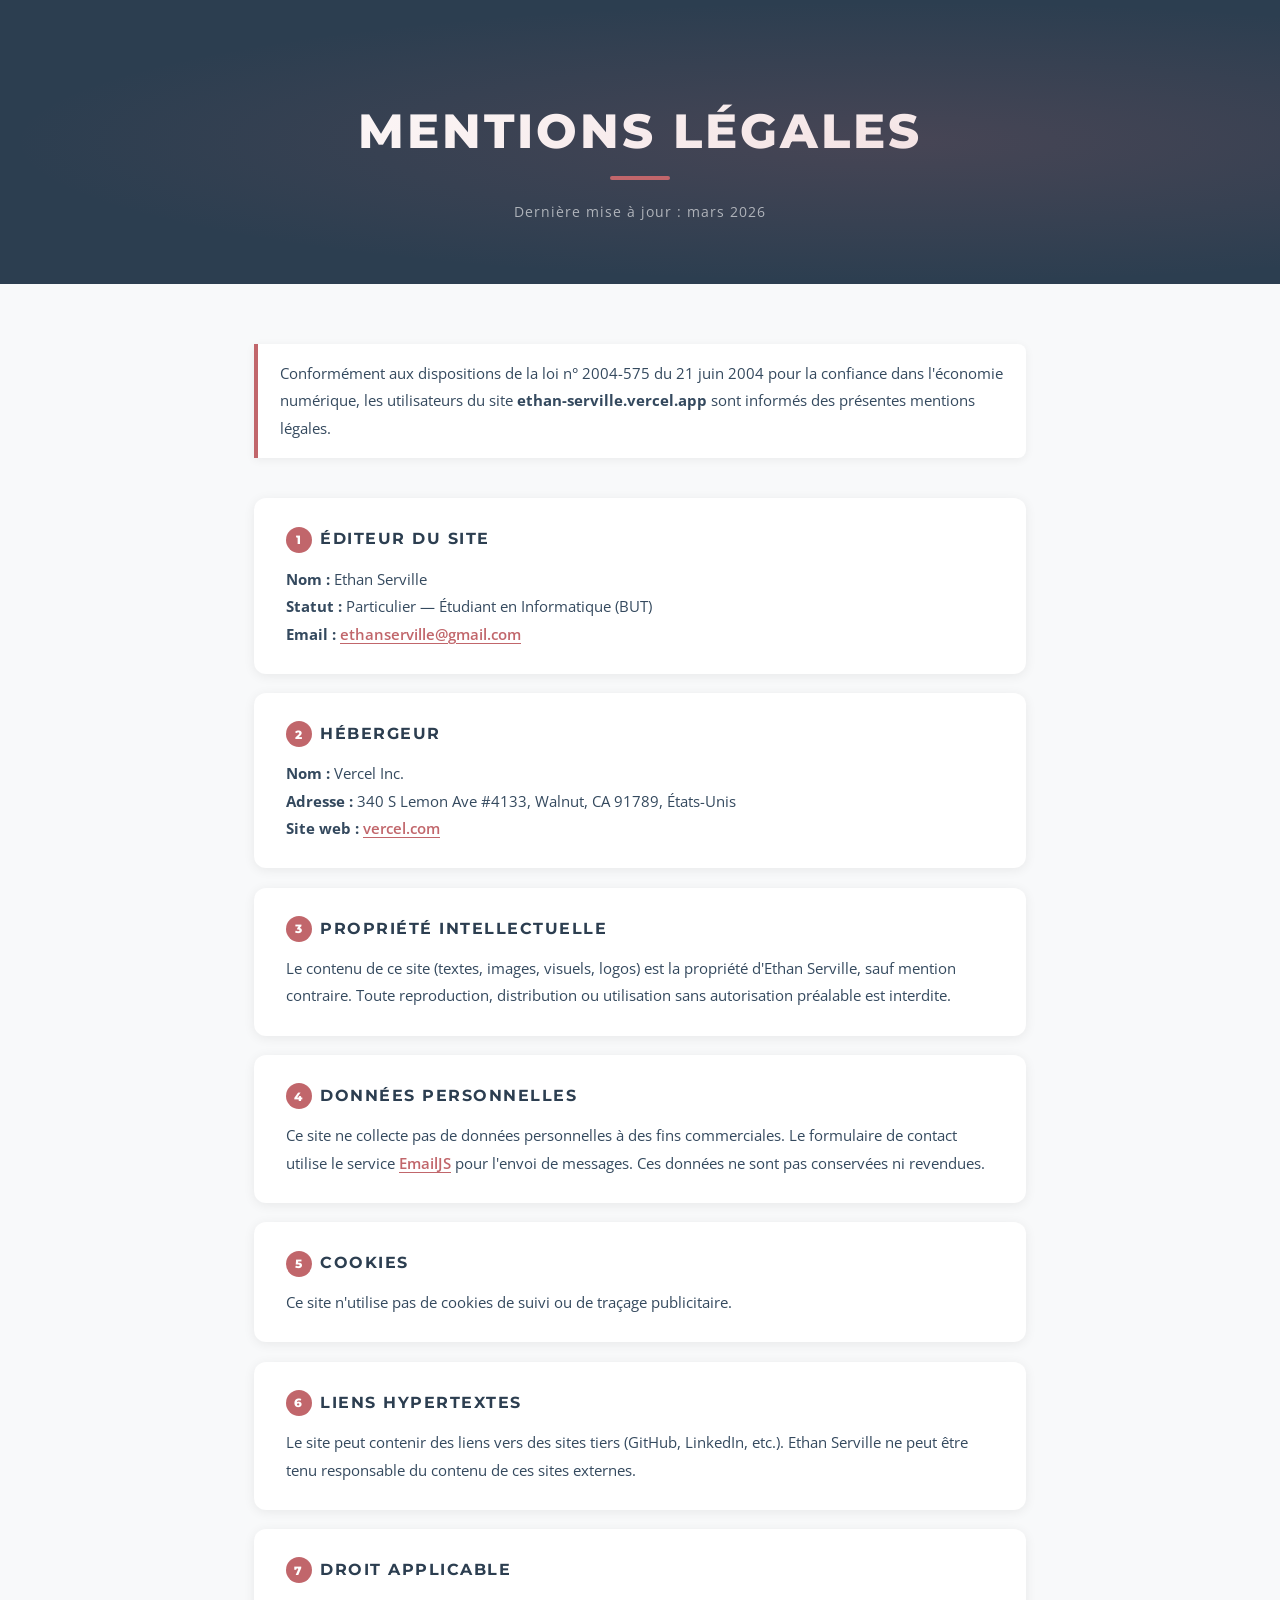
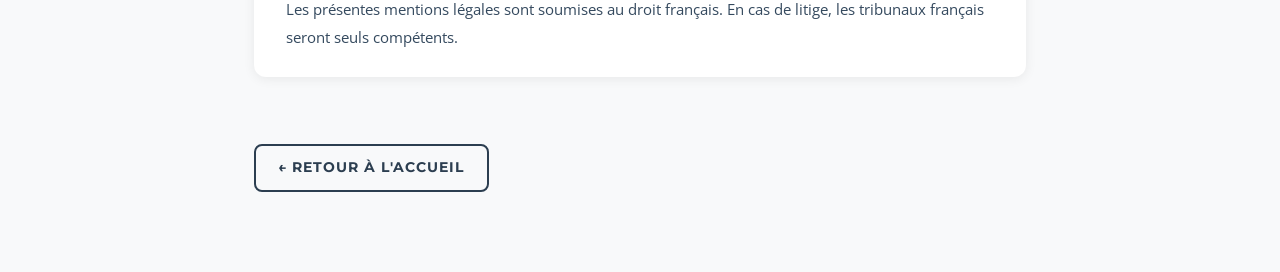
<file: mentions-legales.html>
<!doctype html>
<html lang="fr">
  <head>
    <meta charset="UTF-8" />
    <meta name="viewport" content="width=device-width, initial-scale=1.0" />
    <title>Mentions Légales — Ethan Serville</title>
    <meta name="robots" content="noindex, follow" />
    <link rel="icon" type="image/svg+xml" href="assets/favicon.svg" />
    <link
      rel="icon"
      type="image/svg+xml"
      href="assets/favicon-alt.svg"
      media="(prefers-color-scheme: dark)"
    />
    <link rel="mask-icon" href="assets/favicon-mask.svg" color="#c1666b" />
    <link rel="stylesheet" href="style.css" />
    <link rel="preconnect" href="https://fonts.googleapis.com" />
    <link rel="preconnect" href="https://fonts.gstatic.com" crossorigin />
    <link
      href="https://fonts.googleapis.com/css2?family=Montserrat:wght@400;600;700;800&family=Open+Sans:wght@400;600&display=swap"
      rel="stylesheet"
    />
    <style>
      /* ── Layout ── */
      .legal-wrapper {
        min-height: 100vh;
        background: var(--Off-White, #f8f9fa);
        padding: 0 0 80px;
      }

      /* ── Hero banner ── */
      .legal-hero {
        background: var(--Ardoise-Profonde, #2c3e50);
        color: #fff;
        text-align: center;
        padding: 100px 1.5rem 60px;
        position: relative;
        overflow: hidden;
      }
      .legal-hero::before {
        content: "";
        position: absolute;
        inset: 0;
        background: radial-gradient(
          ellipse at 70% 50%,
          rgba(193, 102, 107, 0.18) 0%,
          transparent 70%
        );
        pointer-events: none;
      }
      .legal-hero h1 {
        font-family: "Montserrat", sans-serif;
        font-size: clamp(1.8rem, 5vw, 3rem);
        font-weight: 800;
        letter-spacing: 3px;
        text-transform: uppercase;
        color: #fff;
        margin-bottom: 0.5rem;
      }
      .legal-hero h1::after {
        content: "";
        display: block;
        width: 60px;
        height: 4px;
        background: var(--Terracotta-Brûlée, #c1666b);
        margin: 14px auto 0;
        border-radius: 2px;
      }
      .legal-hero p {
        margin-top: 1.2rem;
        font-size: 0.9rem;
        opacity: 0.6;
        letter-spacing: 1px;
      }

      /* ── Content ── */
      .legal-content {
        max-width: 820px;
        margin: 0 auto;
        padding: 60px 1.5rem 0;
      }

      /* ── Intro text ── */
      .legal-intro {
        font-size: 0.95rem;
        color: var(--Ardoise-Light, #34495e);
        background: #fff;
        border-left: 4px solid var(--Terracotta-Brûlée, #c1666b);
        border-radius: 0 8px 8px 0;
        padding: 1rem 1.4rem;
        margin-bottom: 2.5rem;
        line-height: 1.8;
        box-shadow: 0 2px 10px rgba(0, 0, 0, 0.06);
      }

      /* ── Cards ── */
      .legal-card {
        background: #fff;
        border-radius: 12px;
        padding: 1.6rem 2rem;
        margin-bottom: 1.2rem;
        box-shadow: 0 2px 12px rgba(0, 0, 0, 0.07);
        border-top: 3px solid transparent;
        transition:
          border-color 0.25s ease,
          box-shadow 0.25s ease;
      }
      .legal-card:hover {
        border-top-color: var(--Terracotta-Brûlée, #c1666b);
        box-shadow: 0 6px 24px rgba(0, 0, 0, 0.11);
      }
      .legal-card h2 {
        font-family: "Montserrat", sans-serif;
        font-size: 1rem;
        font-weight: 700;
        text-transform: uppercase;
        letter-spacing: 1.5px;
        color: var(--Ardoise-Profonde, #2c3e50);
        margin-bottom: 0.8rem;
        display: flex;
        align-items: center;
        gap: 0.5rem;
      }
      .legal-card h2 .card-num {
        display: inline-flex;
        align-items: center;
        justify-content: center;
        width: 26px;
        height: 26px;
        border-radius: 50%;
        background: var(--Terracotta-Brûlée, #c1666b);
        color: #fff;
        font-size: 0.75rem;
        font-weight: 800;
        flex-shrink: 0;
      }
      .legal-card p {
        font-size: 0.93rem;
        color: var(--Ardoise-Light, #34495e);
        line-height: 1.85;
      }
      .legal-card a {
        color: var(--Terracotta-Brûlée, #c1666b);
        text-decoration: underline;
        text-underline-offset: 3px;
        font-weight: 600;
      }
      .legal-card a:hover {
        color: var(--Terracotta-Dark, #a5555a);
      }

      /* ── Back link ── */
      .back-link {
        display: inline-flex;
        align-items: center;
        gap: 0.5rem;
        margin-top: 3rem;
        padding: 0.65rem 1.4rem;
        border: 2px solid var(--Ardoise-Profonde, #2c3e50);
        border-radius: 8px;
        font-family: "Montserrat", sans-serif;
        font-size: 0.85rem;
        font-weight: 700;
        letter-spacing: 1px;
        text-transform: uppercase;
        color: var(--Ardoise-Profonde, #2c3e50);
        transition:
          background 0.25s ease,
          color 0.25s ease;
      }
      .back-link:hover {
        background: var(--Ardoise-Profonde, #2c3e50);
        color: #fff;
      }
    </style>
  </head>
  <body>
    <div class="legal-wrapper">
      <!-- Bannière -->
      <div class="legal-hero">
        <h1>Mentions Légales</h1>
        <p>Dernière mise à jour : mars 2026</p>
      </div>

      <!-- Contenu -->
      <div class="legal-content">
        <p class="legal-intro">
          Conformément aux dispositions de la loi n° 2004-575 du 21 juin 2004
          pour la confiance dans l'économie numérique, les utilisateurs du site
          <strong>ethan-serville.vercel.app</strong> sont informés des présentes
          mentions légales.
        </p>

        <div class="legal-card">
          <h2><span class="card-num">1</span> Éditeur du site</h2>
          <p>
            <strong>Nom :</strong> Ethan Serville<br />
            <strong>Statut :</strong> Particulier — Étudiant en Informatique
            (BUT)<br />
            <strong>Email :</strong>
            <a href="mailto:ethanserville@gmail.com">ethanserville@gmail.com</a>
          </p>
        </div>

        <div class="legal-card">
          <h2><span class="card-num">2</span> Hébergeur</h2>
          <p>
            <strong>Nom :</strong> Vercel Inc.<br />
            <strong>Adresse :</strong> 340 S Lemon Ave #4133, Walnut, CA 91789,
            États-Unis<br />
            <strong>Site web :</strong>
            <a href="https://vercel.com" target="_blank" rel="noopener"
              >vercel.com</a
            >
          </p>
        </div>

        <div class="legal-card">
          <h2><span class="card-num">3</span> Propriété intellectuelle</h2>
          <p>
            Le contenu de ce site (textes, images, visuels, logos) est la
            propriété d'Ethan Serville, sauf mention contraire. Toute
            reproduction, distribution ou utilisation sans autorisation
            préalable est interdite.
          </p>
        </div>

        <div class="legal-card">
          <h2><span class="card-num">4</span> Données personnelles</h2>
          <p>
            Ce site ne collecte pas de données personnelles à des fins
            commerciales. Le formulaire de contact utilise le service
            <a href="https://www.emailjs.com" target="_blank" rel="noopener"
              >EmailJS</a
            >
            pour l'envoi de messages. Ces données ne sont pas conservées ni
            revendues.
          </p>
        </div>

        <div class="legal-card">
          <h2><span class="card-num">5</span> Cookies</h2>
          <p>
            Ce site n'utilise pas de cookies de suivi ou de traçage
            publicitaire.
          </p>
        </div>

        <div class="legal-card">
          <h2><span class="card-num">6</span> Liens hypertextes</h2>
          <p>
            Le site peut contenir des liens vers des sites tiers (GitHub,
            LinkedIn, etc.). Ethan Serville ne peut être tenu responsable du
            contenu de ces sites externes.
          </p>
        </div>

        <div class="legal-card">
          <h2><span class="card-num">7</span> Droit applicable</h2>
          <p>
            Les présentes mentions légales sont soumises au droit français. En
            cas de litige, les tribunaux français seront seuls compétents.
          </p>
        </div>

        <a href="index.html" class="back-link">&#8592; Retour à l'accueil</a>
      </div>
    </div>
  </body>
</html>
</file>
<file: style.css>
/* ============================================
   VARIABLES & DESIGN TOKENS
   ============================================ */
:root {
  /* Palette - Horizon Sauvage */
  --Sable-Chaud: #f4ebd0;
  --Vert-Pin-Profond: #16302b;
  --Ocre-Aventure: #d4a373;
  --Bleu-Abyss: #005f73;

  /* Palette — Équilibre Minéral */
  --Ardoise-Profonde: #2c3e50;
  --Gris-Béton: #e0e0e2;
  --Terracotta-Brûlée: #c1666b;
  --Bleu-Glacier: #b8d8d8;

  /* Extended palette */
  --Ardoise-Light: #34495e;
  --Terracotta-Dark: #a5555a;
  --Terracotta-Glow: rgba(193, 102, 107, 0.15);
  --White: #ffffff;
  --Off-White: #f8f9fa;
  --Shadow-Light: rgba(0, 0, 0, 0.08);
  --Shadow-Medium: rgba(0, 0, 0, 0.15);
  --Shadow-Heavy: rgba(0, 0, 0, 0.25);

  /* Typography */
  --font-heading: "Montserrat", sans-serif;
  --font-body: "Open Sans", sans-serif;

  /* Spacing */
  --section-padding: 6rem 0;
  --container-max: 1200px;

  /* Transitions */
  --transition-fast: 0.2s ease;
  --transition-base: 0.3s ease;
  --transition-slow: 0.5s ease;
  --transition-reveal: 0.8s cubic-bezier(0.25, 0.46, 0.45, 0.94);
}

/* ============================================
   RESET & BASE
   ============================================ */
*,
*::before,
*::after {
  margin: 0;
  padding: 0;
  box-sizing: border-box;
}

html {
  scroll-behavior: smooth;
  scroll-padding-top: 88px;
}

body {
  font-family: var(--font-body);
  background-color: var(--Off-White);
  color: var(--Ardoise-Profonde);
  line-height: 1.7;
  overflow-x: hidden;
}

h1,
h2,
h3,
h4,
h5,
h6 {
  font-family: var(--font-heading);
  color: var(--Ardoise-Profonde);
  margin-bottom: 1rem;
  line-height: 1.3;
}

a {
  text-decoration: none;
  color: inherit;
  transition: all var(--transition-base);
}

ul {
  list-style: none;
}

img {
  max-width: 100%;
  height: auto;
}

/* ============================================
   UTILITIES
   ============================================ */
.container {
  max-width: var(--container-max);
  margin: 0 auto;
  padding: 0 24px;
}

.section-title {
  text-align: center;
  font-size: clamp(1.8rem, 4vw, 2.5rem);
  margin-bottom: 3rem;
  text-transform: uppercase;
  letter-spacing: 3px;
  font-weight: 800;
  color: var(--Ardoise-Profonde);
  position: relative;
}

.section-title::after {
  content: "";
  display: block;
  width: 60px;
  height: 4px;
  background: var(--Terracotta-Brûlée);
  margin: 12px auto 0;
  border-radius: 2px;
}

.is-hidden-by-limit {
  display: none !important;
}

.show-more-wrapper {
  display: flex;
  justify-content: center;
  margin-top: 1.6rem;
}

.show-more-btn {
  border: 2px solid var(--Ardoise-Profonde);
  background: transparent;
  color: var(--Ardoise-Profonde);
  font-family: var(--font-heading);
  font-size: 0.9rem;
  font-weight: 700;
  letter-spacing: 0.9px;
  text-transform: uppercase;
  border-radius: 999px;
  padding: 0.7rem 1.2rem;
  cursor: pointer;
  transition: all var(--transition-base);
}

.show-more-btn:hover {
  background: var(--Ardoise-Profonde);
  color: var(--White);
  transform: translateY(-2px);
  box-shadow: 0 8px 20px var(--Shadow-Light);
}

.show-more-enter {
  animation: show-more-enter 0.48s cubic-bezier(0.22, 1, 0.36, 1) both;
  animation-delay: var(--show-more-delay, 0ms);
}

.show-more-exit {
  animation: show-more-exit 0.26s ease both;
  animation-delay: var(--show-more-delay, 0ms);
}

@keyframes show-more-enter {
  0% {
    opacity: 0;
    transform: translateY(16px) scale(0.98);
  }
  100% {
    opacity: 1;
    transform: translateY(0) scale(1);
  }
}

@keyframes show-more-exit {
  0% {
    opacity: 1;
    transform: translateY(0) scale(1);
  }
  100% {
    opacity: 0;
    transform: translateY(-10px) scale(0.98);
  }
}

/* ============================================
   SCROLL REVEAL ANIMATION
   ============================================ */
.reveal {
  opacity: 0;
  transform: translateY(40px);
  transition:
    opacity var(--transition-reveal),
    transform var(--transition-reveal);
}

.reveal.active {
  opacity: 1;
  transform: translateY(0);
}

/* Stagger children in grids */
.skills-grid .reveal:nth-child(1) {
  transition-delay: 0s;
}
.skills-grid .reveal:nth-child(2) {
  transition-delay: 0.1s;
}
.skills-grid .reveal:nth-child(3) {
  transition-delay: 0.2s;
}
.skills-grid .reveal:nth-child(4) {
  transition-delay: 0.3s;
}
.skills-grid .reveal:nth-child(5) {
  transition-delay: 0.4s;
}
.skills-grid .reveal:nth-child(6) {
  transition-delay: 0.5s;
}
.skills-grid .reveal:nth-child(7) {
  transition-delay: 0.6s;
}

.projects-grid .reveal:nth-child(1) {
  transition-delay: 0s;
}
.projects-grid .reveal:nth-child(2) {
  transition-delay: 0.15s;
}
.projects-grid .reveal:nth-child(3) {
  transition-delay: 0.3s;
}

/* Keep stagger on first reveal, then remove delay for hover responsiveness. */
.skills-grid .skill-card.reveal.active,
.projects-grid .project-card.reveal.active {
  transition-delay: 0s;
}

/* ============================================
   HEADER & NAVIGATION
   ============================================ */
header {
  background-color: var(--Ardoise-Profonde);
  color: var(--Gris-Béton);
  position: fixed;
  width: 100%;
  top: 0;
  z-index: 1000;
  transition: all var(--transition-base);
}

header.scrolled {
  background-color: rgba(44, 62, 80, 0.95);
  backdrop-filter: blur(10px);
  -webkit-backdrop-filter: blur(10px);
  box-shadow: 0 4px 20px var(--Shadow-Medium);
}

nav {
  display: flex;
  justify-content: space-between;
  align-items: center;
  min-height: 70px;
  padding: 0 5%;
  max-width: 1400px;
  margin: 0 auto;
}

.logo {
  display: flex;
  align-items: center;
}

.logo img {
  height: 48px;
  width: auto;
  display: block;
  transition: opacity var(--transition-base);
}

.logo:hover img {
  opacity: 0.85;
}

.nav-links {
  display: flex;
  gap: 2rem;
  align-items: center;
}

.nav-links li a {
  color: var(--Gris-Béton);
  font-weight: 600;
  font-size: 0.85rem;
  text-transform: uppercase;
  letter-spacing: 1px;
  position: relative;
  padding: 4px 0;
}

.nav-links li a::after {
  content: "";
  position: absolute;
  bottom: -2px;
  left: 0;
  width: 0;
  height: 2px;
  background: var(--Terracotta-Brûlée);
  transition: width var(--transition-base);
  border-radius: 1px;
}

.nav-links li a:hover::after,
.nav-links li a.active-link::after {
  width: 100%;
}

.nav-links li a:hover {
  color: var(--Terracotta-Brûlée);
}

.nav-links li a.active-link {
  color: var(--Terracotta-Brûlée);
}

/* Mobile Menu Overlay */
.nav-overlay {
  position: fixed;
  inset: 0;
  background: rgba(0, 0, 0, 0.55);
  backdrop-filter: blur(4px);
  -webkit-backdrop-filter: blur(4px);
  z-index: 999;
  opacity: 0;
  pointer-events: none;
  transition: opacity 0.4s ease;
}

.nav-overlay.active {
  opacity: 1;
  pointer-events: all;
}

/* Burger Menu */
.burger {
  display: none;
  cursor: pointer;
  z-index: 1001;
  padding: 5px;
  width: 42px;
  height: 42px;
  border-radius: 12px;
  border: 1px solid rgba(224, 224, 226, 0.25);
  background: rgba(255, 255, 255, 0.06);
  backdrop-filter: blur(6px);
  -webkit-backdrop-filter: blur(6px);
  position: relative;
  flex-direction: column;
  justify-content: center;
  align-items: center;
  gap: 0;
}

/* Lang Toggle Button */
.lang-toggle {
  background: transparent;
  border: 1.5px solid var(--Gris-Béton);
  color: var(--Gris-Béton);
  border-radius: 20px;
  padding: 5px 14px;
  font-size: 0.85rem;
  font-family: var(--font-body);
  cursor: pointer;
  transition: all var(--transition-base);
  z-index: 1001;
  display: flex;
  align-items: center;
  gap: 6px;
}

.lang-toggle:hover {
  background: var(--Terracotta-Glow);
  border-color: var(--Terracotta-Brûlée);
  color: var(--Terracotta-Brûlée);
}

.burger div {
  width: 25px;
  height: 3px;
  background-color: var(--Gris-Béton);
  margin: 0;
  transition: all var(--transition-base);
  border-radius: 2px;
  transform-origin: center;
  position: absolute;
  left: 50%;
  transform: translate(-50%, -50%);
}

.burger .line1 {
  top: 35%;
}

.burger .line2 {
  top: 50%;
}

.burger .line3 {
  top: 65%;
}

/* Burger animation */
.toggle .line1 {
  top: 50%;
  transform: translate(-50%, -50%) rotate(45deg);
}

.toggle .line2 {
  opacity: 0;
  transform: translate(-50%, -50%) scaleX(0);
}

.toggle .line3 {
  top: 50%;
  transform: translate(-50%, -50%) rotate(-45deg);
}

.nav-lang-item {
  display: none;
}

.lang-toggle-menu {
  width: calc(100% - 4.4rem);
  margin: 0.95rem 2.2rem 0;
  justify-content: center;
}

/* ============================================
   HERO SECTION
   ============================================ */
.hero {
  --hero-pointer-x: 0px;
  --hero-pointer-y: 0px;
  --hero-pointer-rx: 0deg;
  --hero-pointer-ry: 0deg;
  min-height: 100vh;
  background: linear-gradient(
    135deg,
    var(--Ardoise-Profonde) 0%,
    var(--Ardoise-Light) 50%,
    #1a252f 100%
  );
  display: flex;
  flex-direction: column;
  justify-content: center;
  align-items: center;
  text-align: center;
  color: var(--Gris-Béton);
  padding: 100px 24px 60px;
  position: relative;
  overflow: hidden;
}

/* Subtle animated background pattern */
.hero::before {
  content: "";
  position: absolute;
  width: 200%;
  height: 200%;
  top: -50%;
  left: -50%;
  background:
    radial-gradient(
      circle at 20% 80%,
      rgba(184, 216, 216, 0.05) 0%,
      transparent 50%
    ),
    radial-gradient(
      circle at 80% 20%,
      rgba(193, 102, 107, 0.05) 0%,
      transparent 50%
    );
  animation: heroFloat 20s ease-in-out infinite;
}

.hero-energy-bg {
  position: absolute;
  inset: 0;
  z-index: 1;
  pointer-events: none;
  overflow: hidden;
}

.hero-glow {
  position: absolute;
  border-radius: 50%;
  filter: blur(12px);
  opacity: 0.45;
  transition: transform 0.22s ease-out;
  animation: energyPulse 10s ease-in-out infinite;
}

.hero-glow.glow-1 {
  width: clamp(220px, 34vw, 420px);
  height: clamp(220px, 34vw, 420px);
  top: 12%;
  left: -6%;
  background: radial-gradient(
    circle,
    rgba(184, 216, 216, 0.28) 0%,
    rgba(184, 216, 216, 0.05) 55%,
    transparent 75%
  );
  transform: translate3d(
      calc(var(--hero-pointer-x) * -0.16),
      calc(var(--hero-pointer-y) * -0.16),
      0
    )
    rotate(calc(var(--hero-pointer-ry) * -0.35));
}

.hero-glow.glow-2 {
  width: clamp(260px, 36vw, 440px);
  height: clamp(260px, 36vw, 440px);
  right: -8%;
  bottom: 8%;
  background: radial-gradient(
    circle,
    rgba(193, 102, 107, 0.26) 0%,
    rgba(193, 102, 107, 0.05) 58%,
    transparent 76%
  );
  transform: translate3d(
      calc(var(--hero-pointer-x) * 0.2),
      calc(var(--hero-pointer-y) * 0.2),
      0
    )
    rotate(calc(var(--hero-pointer-rx) * 0.4));
  animation-delay: -3.5s;
}

.hero-particles {
  position: absolute;
  inset: 0;
}

.hero-particle {
  position: absolute;
  left: var(--particle-x, 50%);
  top: var(--particle-y, 50%);
  width: var(--particle-size, 4px);
  height: var(--particle-size, 4px);
  border-radius: 50%;
  background: rgba(184, 216, 216, 0.95);
  box-shadow: 0 0 12px rgba(184, 216, 216, 0.35);
  opacity: var(--particle-alpha, 0.5);
  transition: transform 0.2s ease-out;
  transform: translate3d(
    calc(var(--hero-pointer-x) * var(--particle-factor, 0.14)),
    calc(var(--hero-pointer-y) * var(--particle-factor, 0.14)),
    0
  );
  animation: particleBlink var(--particle-duration, 6s) ease-in-out infinite;
  animation-delay: var(--particle-delay, 0s);
}

@keyframes heroFloat {
  0%,
  100% {
    transform: translate(0, 0) rotate(0deg);
  }
  33% {
    transform: translate(30px, -30px) rotate(1deg);
  }
  66% {
    transform: translate(-20px, 20px) rotate(-1deg);
  }
}

@keyframes energyPulse {
  0%,
  100% {
    transform: translate3d(0, 0, 0) scale(1);
    opacity: 0.34;
  }
  50% {
    transform: translate3d(0, -12px, 0) scale(1.08);
    opacity: 0.54;
  }
}

@keyframes particleBlink {
  0% {
    opacity: calc(var(--particle-alpha, 0.5) * 0.45);
    box-shadow: 0 0 8px rgba(184, 216, 216, 0.2);
  }
  50% {
    opacity: var(--particle-alpha, 0.5);
    box-shadow: 0 0 14px rgba(184, 216, 216, 0.45);
  }
  100% {
    opacity: calc(var(--particle-alpha, 0.5) * 0.45);
    box-shadow: 0 0 8px rgba(184, 216, 216, 0.2);
  }
}

.hero-content {
  position: relative;
  z-index: 2;
}

.hero-greeting {
  font-size: clamp(1.7rem, 5vw, 2.4rem);
  letter-spacing: 2px;
  text-transform: uppercase;
  color: var(--White);
  font-weight: 800;
  margin-bottom: 0.25rem;
  text-shadow: 0 6px 18px rgba(0, 0, 0, 0.28);
}

.hero h1 {
  font-size: clamp(2.5rem, 6vw, 4rem);
  color: var(--Gris-Béton);
  font-weight: 800;
  margin-bottom: 0.5rem;
  min-height: 1.3em;
}

.hero h1 .typing-text {
  color: var(--Terracotta-Brûlée);
}

.hero h1 .cursor {
  color: var(--Terracotta-Brûlée);
  animation: blink 0.8s step-end infinite;
  font-weight: 400;
}

@keyframes blink {
  50% {
    opacity: 0;
  }
}

.hero h2 {
  font-size: clamp(1.2rem, 3vw, 1.8rem);
  font-weight: 400;
  color: var(--Bleu-Glacier);
  margin-bottom: 1.5rem;
}

.passions {
  font-size: 1rem;
  margin-bottom: 2.5rem;
  color: var(--Bleu-Glacier);
  opacity: 0.85;
  letter-spacing: 1px;
}

.passions i {
  margin-right: 4px;
}

.hero-cta {
  display: flex;
  gap: 1rem;
  justify-content: center;
  flex-wrap: wrap;
}

/* Buttons */
.btn-primary,
.btn-secondary {
  display: inline-flex;
  align-items: center;
  gap: 8px;
  padding: 14px 32px;
  border-radius: 50px;
  font-weight: 700;
  font-size: 0.9rem;
  text-transform: uppercase;
  letter-spacing: 1px;
  transition: all var(--transition-base);
  cursor: pointer;
  border: none;
}

.btn-primary {
  background: var(--Terracotta-Brûlée);
  color: var(--White);
  box-shadow: 0 4px 15px rgba(193, 102, 107, 0.4);
}

.btn-primary:hover {
  background-color: var(--Terracotta-Dark);
  transform: translateY(-3px);
  box-shadow: 0 8px 25px rgba(193, 102, 107, 0.5);
}

.btn-secondary {
  border: 2px solid var(--Bleu-Glacier);
  color: var(--Bleu-Glacier);
  background: transparent;
}

.btn-secondary:hover {
  background-color: var(--Bleu-Glacier);
  color: var(--Ardoise-Profonde);
  transform: translateY(-3px);
  box-shadow: 0 8px 25px rgba(184, 216, 216, 0.3);
}

.btn-download {
  border: 2px solid var(--Terracotta-Brûlée);
  color: var(--Terracotta-Brûlée);
  background: transparent;
  display: inline-flex;
  align-items: center;
  gap: 8px;
  padding: 14px 32px;
  border-radius: 50px;
  font-weight: 700;
  font-size: 0.9rem;
  text-transform: uppercase;
  letter-spacing: 1px;
  transition: all var(--transition-base);
  cursor: pointer;
}

.btn-download:hover {
  background-color: var(--Terracotta-Brûlée);
  color: var(--White);
  transform: translateY(-3px);
  box-shadow: 0 8px 25px rgba(193, 102, 107, 0.4);
}

/* Scroll indicator */
.scroll-indicator {
  position: absolute;
  bottom: 30px;
  left: 50%;
  transform: translateX(-50%);
  color: var(--Bleu-Glacier);
  font-size: 1.5rem;
  animation: bounce 2s ease-in-out infinite;
  opacity: 0.7;
  z-index: 2;
}

.scroll-indicator:hover {
  opacity: 1;
  color: var(--Terracotta-Brûlée);
}

@keyframes bounce {
  0%,
  20%,
  50%,
  80%,
  100% {
    transform: translateX(-50%) translateY(0);
  }
  40% {
    transform: translateX(-50%) translateY(-12px);
  }
  60% {
    transform: translateX(-50%) translateY(-6px);
  }
}

@media (prefers-reduced-motion: reduce) {
  .hero::before,
  .hero-glow,
  .hero-particle,
  .scroll-indicator {
    animation: none !important;
  }

  .hero {
    --hero-pointer-x: 0px;
    --hero-pointer-y: 0px;
    --hero-pointer-rx: 0deg;
    --hero-pointer-ry: 0deg;
  }
}

/* ============================================
   SECTIONS — Common
   ============================================ */
section {
  padding: var(--section-padding);
}

#a-propos,
#passion-sport,
#tech-stack,
#competences,
#projets,
#parcours,
#contact {
  scroll-margin-top: 82px;
}

#projets,
#parcours,
#passion-sport,
#contact {
  scroll-margin-top: 68px;
}

/* ============================================
   ABOUT SECTION
   ============================================ */
.about {
  background-color: var(--White);
}

.about-content {
  display: grid;
  grid-template-columns: minmax(150px, 0.75fr) minmax(0, 1.5fr) minmax(
      150px,
      0.75fr
    );
  align-items: center;
  gap: clamp(1rem, 2.8vw, 2.4rem);
}

.about-photos {
  display: grid;
  gap: 1rem;
}

.about-photos-left {
  justify-items: end;
}

.about-photos-right {
  justify-items: start;
}

.about-photo {
  width: clamp(112px, 13vw, 168px);
  aspect-ratio: 4 / 5;
  border-radius: 18px;
  overflow: hidden;
  background: linear-gradient(145deg, #d5e4e4, #b7cbcb);
  border: 2px solid rgba(255, 255, 255, 0.92);
  box-shadow:
    0 14px 28px rgba(44, 62, 80, 0.18),
    0 4px 10px rgba(22, 48, 43, 0.12);
  transition:
    transform var(--transition-base),
    box-shadow var(--transition-base);
}

.about-photo img {
  width: 100%;
  height: 100%;
  object-fit: cover;
  display: block;
}

.about-photo:hover {
  transform: translateY(-4px) rotate(0deg) scale(1.02);
  box-shadow:
    0 18px 36px rgba(44, 62, 80, 0.2),
    0 6px 14px rgba(22, 48, 43, 0.15);
}

.about-photo-1 {
  transform: rotate(-7deg) translateX(8px);
}

.about-photo-2 {
  transform: rotate(5deg) translateX(-14px) translateY(-10px);
}

.about-photo-3 {
  transform: rotate(6deg) translateX(-9px);
}

.about-photo-4 {
  transform: rotate(-8deg) translateX(13px) translateY(-12px);
}

.about-text p {
  margin-bottom: 1.8rem;
  font-size: 1.1rem;
  max-width: 800px;
  margin-left: auto;
  margin-right: auto;
  text-align: justify;
  line-height: 1.9;
}

.about-sport-link-wrap {
  margin-top: -0.5rem;
  margin-bottom: 0;
  text-align: center;
}

.about-sport-link {
  display: inline-flex;
  align-items: center;
  gap: 0.4rem;
  border: 1px solid rgba(44, 62, 80, 0.25);
  background: rgba(184, 216, 216, 0.2);
  color: var(--Ardoise-Profonde);
  border-radius: 999px;
  padding: 0.5rem 0.95rem;
  font-family: var(--font-heading);
  font-weight: 700;
  font-size: 0.82rem;
  text-transform: uppercase;
  letter-spacing: 0.6px;
  transition: all var(--transition-base);
}

.about-sport-link:hover {
  transform: translateY(-2px);
  color: var(--White);
  background: var(--Ardoise-Profonde);
  border-color: var(--Ardoise-Profonde);
}

.about-icon {
  color: var(--Terracotta-Brûlée);
  margin-right: 6px;
  font-size: 1.1rem;
}

/* ============================================
   PASSION SPORT SECTION
   ============================================ */
.sport-passion {
  position: relative;
  overflow: hidden;
  padding: clamp(6.8rem, 10vw, 8.9rem) 0 clamp(10rem, 14vw, 14rem);
  background:
    radial-gradient(
      circle at 10% 18%,
      rgba(184, 216, 216, 0.45),
      transparent 45%
    ),
    radial-gradient(
      circle at 88% 82%,
      rgba(193, 102, 107, 0.16),
      transparent 46%
    ),
    linear-gradient(165deg, #edf4f4 0%, #f7f8f9 100%);
}

.sport-passion .container {
  position: relative;
}

.sport-passion::before {
  content: "";
  position: absolute;
  width: 320px;
  height: 320px;
  right: -120px;
  top: -120px;
  border-radius: 50%;
  border: 1px solid rgba(44, 62, 80, 0.12);
  opacity: 0.5;
}

.sport-intro {
  max-width: 760px;
  margin: 0 auto 2rem;
  text-align: center;
  font-size: 1.05rem;
  color: #405163;
}

.sport-layout {
  position: relative;
  display: grid;
  grid-template-columns: repeat(2, minmax(0, 1fr));
  gap: 1.2rem;
  z-index: 2;
  max-width: 1120px;
  margin: 0 auto;
  padding-bottom: clamp(7.8rem, 10vw, 10.5rem);
}

.sport-collage {
  position: absolute;
  inset: 0;
  z-index: 1;
  pointer-events: none;
}

.sport-shot {
  position: absolute;
  width: clamp(106px, 12.5vw, 172px);
  aspect-ratio: 4 / 5.2;
  border-radius: 16px;
  overflow: hidden;
  border: 2px solid rgba(255, 255, 255, 0.9);
  box-shadow:
    0 14px 28px rgba(44, 62, 80, 0.16),
    0 6px 12px rgba(22, 48, 43, 0.12);
  opacity: 0.94;
}

.sport-shot img {
  width: 100%;
  height: 100%;
  object-fit: cover;
  display: block;
}

.sport-shot-1 {
  top: 0;
  left: -138px;
  transform: rotate(-10deg);
}

.sport-shot-2 {
  top: 120px;
  left: -48px;
  transform: rotate(7deg);
  z-index: 3;
}

.sport-shot-3 {
  top: 2px;
  right: -42px;
  transform: rotate(-7deg);
}

.sport-shot-4 {
  top: 128px;
  right: -138px;
  transform: rotate(10deg);
  z-index: 3;
}

.sport-shot-5 {
  top: 316px;
  right: -108px;
  transform: rotate(-8deg);
}

.sport-shot-6 {
  top: 322px;
  left: -118px;
  transform: rotate(6deg);
}

.sport-shot-7 {
  top: 568px;
  left: -148px;
  transform: rotate(-9deg);
  z-index: 3;
}

.sport-shot-8 {
  top: 580px;
  right: -146px;
  transform: rotate(8deg);
}

.sport-shot-9 {
  top: 604px;
  left: 4%;
  transform: rotate(-6deg);
}

.sport-shot-10 {
  top: 612px;
  right: 4%;
  transform: rotate(6deg);
}

.sport-shot-placeholder {
  border: 2px dashed rgba(44, 62, 80, 0.3);
  background: linear-gradient(
    145deg,
    rgba(255, 255, 255, 0.92),
    rgba(228, 236, 240, 0.92)
  );
  display: grid;
  place-items: center;
}

.sport-shot-label {
  font-family: var(--font-heading);
  font-size: 0.74rem;
  font-weight: 700;
  text-transform: uppercase;
  letter-spacing: 1px;
  color: #4e6072;
  padding: 0.45rem 0.65rem;
  border-radius: 999px;
  background: rgba(255, 255, 255, 0.72);
  border: 1px solid rgba(44, 62, 80, 0.15);
}

@keyframes sport-marquee {
  from {
    transform: translate3d(0, 0, 0);
  }
  to {
    transform: translate3d(-100%, 0, 0);
  }
}

.sport-card {
  border-radius: 22px;
  padding: 1.35rem;
  border: 1px solid rgba(44, 62, 80, 0.13);
  box-shadow: 0 10px 30px rgba(44, 62, 80, 0.1);
  transition:
    transform var(--transition-base),
    box-shadow var(--transition-base),
    border-color var(--transition-base);
}

.sport-card-top {
  display: flex;
  align-items: center;
  gap: 0.75rem;
  margin-bottom: 0.8rem;
}

.sport-card h3 {
  margin-bottom: 0;
}

.sport-card p {
  margin: 0;
  line-height: 1.75;
  color: #3d4e5f;
}

.sport-icon {
  width: 42px;
  height: 42px;
  border-radius: 12px;
  display: inline-flex;
  align-items: center;
  justify-content: center;
  color: var(--White);
  font-size: 1.1rem;
}

.sport-card-climb {
  background: linear-gradient(150deg, rgba(255, 255, 255, 0.96), #ecf5f5 90%);
  transform: rotate(-1.8deg) translateX(-5px);
}

.sport-card-climb .sport-icon {
  background: linear-gradient(145deg, #1f4b44, #2a7064);
}

.sport-card-calisthenics {
  background: linear-gradient(150deg, rgba(255, 255, 255, 0.96), #f8efed 95%);
  transform: rotate(1.3deg) translateY(8px);
}

.sport-card-calisthenics .sport-icon {
  background: linear-gradient(145deg, #aa565b, #c1666b);
}

.sport-card:hover {
  transform: translateY(-5px) rotate(0deg);
  border-color: rgba(193, 102, 107, 0.28);
  box-shadow: 0 16px 34px rgba(44, 62, 80, 0.15);
}

.sport-mantra {
  grid-column: 1 / -1;
  margin-top: 0.45rem;
  background: rgba(44, 62, 80, 0.95);
  color: var(--White);
  border-radius: 18px;
  padding: 1.2rem;
  box-shadow: 0 14px 28px rgba(32, 44, 58, 0.2);
}

.sport-mantra-quote {
  margin: 0 0 0.85rem;
  font-family: var(--font-heading);
  font-weight: 700;
  letter-spacing: 0.4px;
}

.sport-tags {
  display: flex;
  flex-wrap: wrap;
  gap: 0.55rem;
}

.sport-tags li {
  background: rgba(255, 255, 255, 0.12);
  border: 1px solid rgba(255, 255, 255, 0.18);
  padding: 0.35rem 0.7rem;
  border-radius: 999px;
  font-size: 0.86rem;
  letter-spacing: 0.35px;
}

.sport-social-row {
  grid-column: 1 / -1;
  display: flex;
  justify-content: center;
  margin-top: 0.4rem;
  margin-bottom: 0.2rem;
}

.sport-insta-link {
  position: relative;
  display: inline-flex;
  align-items: center;
  gap: 0.6rem;
  border: 1px solid rgba(255, 255, 255, 0.45);
  background: rgba(22, 32, 45, 0.62);
  color: #ffffff;
  border-radius: 16px;
  padding: 0.62rem 1.06rem;
  font-family: var(--font-heading);
  font-weight: 800;
  font-size: 0.78rem;
  letter-spacing: 0.85px;
  text-transform: uppercase;
  box-shadow:
    0 8px 20px rgba(8, 17, 28, 0.32),
    inset 0 1px 0 rgba(255, 255, 255, 0.06);
  transition:
    transform var(--transition-base),
    box-shadow var(--transition-base),
    filter var(--transition-base),
    border-color var(--transition-base);
  overflow: hidden;
}

.sport-insta-link i {
  font-size: 1.02rem;
  filter: drop-shadow(0 1px 2px rgba(0, 0, 0, 0.45));
}

.sport-insta-link span {
  color: #ffffff;
  text-shadow: 0 1px 1px rgba(0, 0, 0, 0.45);
}

.sport-insta-link::before,
.sport-insta-link::after {
  content: "";
  position: absolute;
  display: none;
}

.sport-insta-link:hover {
  transform: translateY(-2px);
  filter: none;
  background: rgba(22, 32, 45, 0.82);
  border-color: rgba(255, 255, 255, 0.62);
  box-shadow:
    0 12px 26px rgba(8, 17, 28, 0.4),
    inset 0 1px 0 rgba(255, 255, 255, 0.1);
}

/* ============================================
   SKILLS SECTION
   ============================================ */
.skills {
  background: linear-gradient(135deg, var(--Bleu-Glacier) 0%, #a0cccc 100%);
}

.skills .section-title {
  color: var(--Ardoise-Profonde);
}

.skills-grid {
  display: grid;
  grid-template-columns: repeat(auto-fit, minmax(260px, 1fr));
  gap: 1.5rem;
}

.skill-card {
  background: var(--White);
  padding: 2rem 1.5rem;
  border-radius: 16px;
  box-shadow: 0 4px 20px var(--Shadow-Light);
  text-align: center;
  transition:
    transform 0.24s ease,
    box-shadow 0.24s ease,
    border-color 0.24s ease;
  border: 1px solid transparent;
  position: relative;
  overflow: hidden;
  transform: translate3d(0, 0, 0);
  backface-visibility: hidden;
  will-change: transform;
}

.skill-card::before {
  content: "";
  position: absolute;
  top: 0;
  left: 0;
  width: 100%;
  height: 4px;
  background: linear-gradient(
    90deg,
    var(--Terracotta-Brûlée),
    var(--Bleu-Glacier)
  );
  transform: scaleX(0);
  transform-origin: left;
  transition: transform var(--transition-base);
}

.skill-card:hover::before {
  transform: scaleX(1);
}

.skill-card:hover {
  transform: translate3d(0, -8px, 0);
  box-shadow: 0 12px 40px var(--Shadow-Medium);
  border-color: rgba(193, 102, 107, 0.15);
}

.skill-icon {
  font-size: 2.2rem;
  color: var(--Terracotta-Brûlée);
  margin-bottom: 1rem;
  transition: transform var(--transition-base);
}

.skill-card:hover .skill-icon {
  transform: scale(1.15);
}

.skill-card h3 {
  color: var(--Ardoise-Profonde);
  margin-bottom: 1rem;
  font-size: 1.1rem;
  font-weight: 700;
}

.skill-logos {
  display: flex;
  justify-content: center;
  align-items: center;
  gap: 12px;
  flex-wrap: wrap;
}

.skill-logos img {
  width: 40px;
  height: 40px;
  object-fit: contain;
  border-radius: 8px;
  padding: 4px;
  background: var(--Off-White);
  transition:
    transform 0.2s ease,
    box-shadow 0.2s ease;
  cursor: default;
}

.skill-logos img:hover {
  transform: scale(1.2);
  box-shadow: 0 4px 12px var(--Shadow-Light);
}

.soft-skills-list {
  text-align: left;
  display: inline-block;
}

.soft-skills-list li {
  padding: 6px 0;
  font-size: 0.95rem;
  color: var(--Ardoise-Profonde);
}

.soft-skills-list i {
  color: var(--Terracotta-Brûlée);
  margin-right: 8px;
}

.competency-portfolio {
  margin-top: 3rem;
}

@media screen and (min-width: 1161px) {
  .about {
    padding-bottom: 9rem;
  }

  .skills {
    padding-top: 9rem;
    padding-bottom: 10rem;
  }

  .projects {
    padding-top: 8.5rem;
  }

  .competency-portfolio {
    margin-top: 8rem;
  }

  .timeline-section {
    padding-top: 9.5rem;
    padding-bottom: 10rem;
  }

  .contact {
    padding-top: 8.5rem;
  }

  #a-propos,
  #tech-stack,
  #competences,
  #projets,
  #parcours,
  #passion-sport,
  #contact {
    scroll-margin-top: 90px;
  }

  #projets,
  #parcours,
  #passion-sport,
  #contact {
    scroll-margin-top: 76px;
  }
}

.portfolio-title {
  text-align: center;
  font-size: clamp(1.35rem, 2.8vw, 1.9rem);
  margin-bottom: 1.5rem;
  color: var(--Ardoise-Profonde);
  letter-spacing: 0.9px;
}

.portfolio-grid {
  display: grid;
  grid-template-columns: repeat(auto-fit, minmax(300px, 1fr));
  gap: 1rem;
}

.portfolio-card {
  background: rgba(255, 255, 255, 0.92);
  border: 1px solid rgba(44, 62, 80, 0.12);
  border-left: 5px solid var(--Terracotta-Brûlée);
  border-radius: 14px;
  box-shadow: 0 6px 24px var(--Shadow-Light);
  padding: 1.2rem;
  transition:
    transform 0.28s ease,
    box-shadow 0.32s ease,
    border-color 0.28s ease;
  position: relative;
  overflow: hidden;
  min-height: 116px;
  cursor: pointer;
  display: flex;
  flex-direction: column;
  transform: translate3d(0, 0, 0);
  backface-visibility: hidden;
  will-change: transform;
}

.portfolio-card:hover {
  transform: translate3d(0, -3px, 0);
  box-shadow: 0 12px 30px var(--Shadow-Medium);
  border-color: rgba(193, 102, 107, 0.35);
}

.portfolio-card h4 {
  font-size: 1.02rem;
  margin-bottom: 0;
  color: var(--Ardoise-Profonde);
  line-height: 1.4;
  padding-right: 0.8rem;
}

.portfolio-card h4::after {
  content: "";
  display: block;
  width: 54px;
  height: 2px;
  margin-top: 0.5rem;
  border-radius: 2px;
  background: linear-gradient(90deg, var(--Terracotta-Brûlée), transparent);
}

.portfolio-card::after {
  content: "Cliquer pour voir les details";
  display: flex;
  align-items: center;
  align-self: flex-start;
  margin-top: auto;
  padding-top: 0.72rem;
  font-size: 0.69rem;
  font-weight: 700;
  text-transform: uppercase;
  letter-spacing: 0.7px;
  color: var(--Terracotta-Dark);
  background: rgba(193, 102, 107, 0.1);
  border: 1px solid rgba(193, 102, 107, 0.25);
  border-radius: 999px;
  padding: 0.2rem 0.56rem;
  transition:
    opacity 0.24s ease,
    background 0.24s ease,
    color 0.24s ease;
}

html[lang="en"] .portfolio-card::after {
  content: "Click to view details";
}

.portfolio-card > p {
  display: none;
}

.portfolio-details {
  margin-top: 0.7rem;
  padding-top: 0;
  border-top: 0 solid rgba(44, 62, 80, 0.12);
  display: grid;
  gap: 0.5rem;
  max-height: 0;
  opacity: 0;
  transform: translateY(-4px);
  pointer-events: none;
  overflow: hidden;
  transition:
    max-height 0.42s cubic-bezier(0.22, 0.61, 0.36, 1),
    opacity 0.28s ease,
    transform 0.32s ease,
    padding-top 0.32s ease,
    border-top-width 0.28s ease;
}

.portfolio-details p {
  font-size: 0.88rem;
  color: #3f5165;
  margin: 0;
  line-height: 1.45;
  padding: 0.58rem 0.64rem;
  border-radius: 10px;
  background: rgba(184, 216, 216, 0.16);
  border: 1px solid rgba(44, 62, 80, 0.1);
}

.portfolio-label {
  color: var(--Ardoise-Profonde);
  font-weight: 700;
  letter-spacing: 0.1px;
}

.portfolio-details p span:not(.portfolio-label) {
  display: block;
}

.portfolio-card.is-open {
  border-color: rgba(193, 102, 107, 0.45);
  box-shadow: 0 12px 30px var(--Shadow-Medium);
}

.portfolio-card.is-open::after {
  background: rgba(193, 102, 107, 0.16);
  color: #8e4045;
}

.portfolio-card.is-open .portfolio-details {
  max-height: 900px;
  opacity: 1;
  transform: translateY(0);
  pointer-events: auto;
  padding-top: 0.75rem;
  border-top-width: 1px;
}

@media (hover: none), (pointer: coarse) {
  .portfolio-card {
    min-height: 106px;
  }

  .portfolio-card::after {
    content: "Toucher pour afficher les details";
  }

  html[lang="en"] .portfolio-card::after {
    content: "Tap to show details";
  }
}

@media screen and (max-width: 1160px) and (min-width: 981px) {
  .sport-passion {
    padding: 7.2rem 0 7.6rem;
  }

  .sport-layout {
    grid-template-columns: 1fr;
    gap: 1rem;
    max-width: 860px;
    padding-bottom: 0;
  }

  .sport-card-climb,
  .sport-card-calisthenics {
    transform: none;
  }

  .sport-social-row {
    margin-top: 0.3rem;
    margin-bottom: 0.1rem;
  }

  .sport-insta-link {
    width: min(100%, 430px);
    justify-content: center;
  }

  .sport-collage {
    position: relative;
    inset: auto;
    z-index: 1;
    display: flex;
    align-items: center;
    gap: 0;
    overflow-x: auto;
    overflow-y: hidden;
    padding: 0.5rem 0.4rem 0.9rem;
    margin: 0 0 1rem;
    min-height: auto;
    scrollbar-width: thin;
    scrollbar-color: rgba(44, 62, 80, 0.4) transparent;
  }

  .sport-collage-track {
    display: flex;
    align-items: center;
    gap: 0;
    width: max-content;
    will-change: transform;
    transform: translate3d(0, 0, 0);
    backface-visibility: hidden;
    -webkit-backface-visibility: hidden;
  }

  .sport-collage.is-auto-scrolling .sport-collage-track {
    animation: none;
  }

  .sport-collage-group {
    display: flex;
    align-items: center;
    gap: 0;
  }

  .sport-collage.is-auto-scrolling {
    overflow-x: hidden;
  }

  .sport-collage::-webkit-scrollbar {
    height: 7px;
  }

  .sport-collage::-webkit-scrollbar-thumb {
    background: rgba(44, 62, 80, 0.35);
    border-radius: 999px;
  }

  .sport-collage.is-auto-scrolling::-webkit-scrollbar {
    display: none;
  }

  .sport-shot {
    position: relative;
    top: auto;
    left: auto;
    right: auto;
    flex: 0 0 128px;
    width: 128px;
    aspect-ratio: 4 / 5.2;
  }

  .sport-shot:nth-child(odd) {
    transform: rotate(-4deg) translateY(4px);
  }

  .sport-shot:nth-child(even) {
    transform: rotate(4deg) translateY(-3px);
  }

  .sport-shot + .sport-shot {
    margin-left: -4px;
  }
}

@media screen and (max-width: 980px) {
  .sport-passion {
    padding: 6.2rem 0 6.8rem;
  }

  .sport-layout {
    grid-template-columns: 1fr;
    gap: 0.9rem;
    padding-bottom: 0;
  }

  .sport-card-climb,
  .sport-card-calisthenics {
    transform: none;
  }

  .sport-social-row {
    margin-top: 0.2rem;
    margin-bottom: 0.1rem;
  }

  .sport-insta-link {
    width: 100%;
    justify-content: center;
    font-size: 0.74rem;
    letter-spacing: 0.7px;
    padding: 0.58rem 0.9rem;
  }

  .sport-mantra {
    margin-top: 0.1rem;
  }

  .sport-collage {
    position: relative;
    inset: auto;
    z-index: 1;
    display: flex;
    align-items: center;
    gap: 0;
    overflow-x: auto;
    overflow-y: hidden;
    padding: 0.45rem 0.15rem 0.8rem;
    margin: 0 0 0.95rem;
    min-height: auto;
    scrollbar-width: thin;
    scrollbar-color: rgba(44, 62, 80, 0.35) transparent;
  }

  .sport-collage-track {
    display: flex;
    align-items: center;
    gap: 0;
    width: max-content;
    will-change: transform;
    transform: translate3d(0, 0, 0);
    backface-visibility: hidden;
    -webkit-backface-visibility: hidden;
  }

  .sport-collage.is-auto-scrolling .sport-collage-track {
    animation: none;
  }

  .sport-collage-group {
    display: flex;
    align-items: center;
    gap: 0;
  }

  .sport-collage.is-auto-scrolling {
    overflow-x: hidden;
  }

  .sport-collage::-webkit-scrollbar {
    height: 6px;
  }

  .sport-collage::-webkit-scrollbar-thumb {
    background: rgba(44, 62, 80, 0.3);
    border-radius: 999px;
  }

  .sport-collage.is-auto-scrolling::-webkit-scrollbar {
    display: none;
  }

  .sport-shot {
    position: relative;
    top: auto;
    left: auto;
    right: auto;
    flex: 0 0 clamp(96px, 30vw, 124px);
    width: clamp(96px, 30vw, 124px);
    aspect-ratio: 1 / 1.14;
  }

  .sport-shot:nth-child(odd) {
    transform: rotate(-3deg) translateY(3px);
  }

  .sport-shot:nth-child(even) {
    transform: rotate(3deg) translateY(-2px);
  }

  .sport-shot + .sport-shot {
    margin-left: -3px;
  }

  .about-content {
    grid-template-columns: 1fr;
    gap: 1.8rem;
  }

  .about-photos {
    grid-template-columns: repeat(2, minmax(120px, 150px));
    justify-content: center;
    justify-items: center;
    gap: 0.8rem;
  }

  .about-photos-right {
    margin-top: -0.4rem;
  }

  .about-photo {
    width: clamp(120px, 28vw, 148px);
  }

  .about-photo-1 {
    transform: rotate(-6deg) translateX(-6px);
  }

  .about-photo-2 {
    transform: rotate(4deg) translateX(6px) translateY(4px);
  }

  .about-photo-3 {
    transform: rotate(5deg) translateX(-4px);
  }

  .about-photo-4 {
    transform: rotate(-7deg) translateX(4px) translateY(5px);
  }

  .portfolio-grid {
    grid-template-columns: repeat(auto-fit, minmax(280px, 1fr));
  }

  .portfolio-details p {
    font-size: 0.86rem;
  }
}

/* ============================================
   PROJECTS SECTION
   ============================================ */
.projects {
  background-color: var(--Off-White);
}

.projects-grid {
  display: grid;
  grid-template-columns: repeat(auto-fit, minmax(320px, 1fr));
  gap: 2rem;
  align-items: start; /* Ajouté pour empêcher l'étirement des cartes */
}

.project-card {
  position: relative;
  background: var(--White);
  border-radius: 16px;
  overflow: hidden;
  box-shadow: 0 4px 20px var(--Shadow-Light);
  transition:
    transform 0.24s ease,
    box-shadow 0.24s ease,
    border-color 0.24s ease;
  display: flex;
  flex-direction: column;
  border: 1px solid transparent;
  height: 100%; /* S'assure de prendre la hauteur de la grille */
  transform: translate3d(0, 0, 0);
  backface-visibility: hidden;
  will-change: transform;
  contain: paint;
}

.project-carousel {
  position: relative;
  aspect-ratio: 16 / 10;
  overflow: hidden;
  background:
    radial-gradient(
      circle at top left,
      rgba(255, 255, 255, 0.8),
      transparent 42%
    ),
    linear-gradient(145deg, rgba(184, 216, 216, 0.7), rgba(193, 102, 107, 0.22));
  border-bottom: 1px solid rgba(44, 62, 80, 0.08);
}

.project-carousel::after {
  content: "";
  position: absolute;
  inset: auto 0 0;
  height: 40%;
  background: linear-gradient(180deg, transparent, rgba(22, 48, 43, 0.1));
  pointer-events: none;
}

.project-carousel-track {
  display: flex;
  height: 100%;
  transition: transform 0.55s cubic-bezier(0.22, 1, 0.36, 1);
  will-change: transform;
}

.project-slide {
  min-width: 100%;
  height: 100%;
  margin: 0;
}

.project-slide-placeholder {
  display: flex;
  align-items: stretch;
}

.project-placeholder {
  position: relative;
  display: flex;
  flex-direction: column;
  justify-content: center;
  align-items: flex-start;
  gap: 0.9rem;
  width: 100%;
  height: 100%;
  padding: 1.8rem;
  color: var(--White);
  background:
    radial-gradient(
      circle at top right,
      rgba(255, 255, 255, 0.18),
      transparent 28%
    ),
    radial-gradient(
      circle at bottom left,
      rgba(184, 216, 216, 0.28),
      transparent 34%
    ),
    linear-gradient(
      135deg,
      var(--Ardoise-Profonde),
      #22384b 52%,
      var(--Terracotta-Brulee, #c1666b)
    );
}

.project-placeholder::before {
  content: "";
  position: absolute;
  inset: 18px;
  border: 1px solid rgba(255, 255, 255, 0.12);
  border-radius: 18px;
  pointer-events: none;
}

.project-placeholder i {
  font-size: 2rem;
  color: #f4ebd0;
}

.project-placeholder strong {
  font-family: var(--font-heading);
  font-size: clamp(1.3rem, 2vw, 1.8rem);
  line-height: 1.2;
  letter-spacing: 0.2px;
}

.project-placeholder p {
  max-width: 28ch;
  font-size: 0.98rem;
  line-height: 1.6;
  color: rgba(255, 255, 255, 0.82);
}

.project-placeholder-badge {
  display: inline-flex;
  align-items: center;
  justify-content: center;
  min-height: 32px;
  padding: 0.35rem 0.8rem;
  border-radius: 999px;
  background: rgba(255, 255, 255, 0.14);
  border: 1px solid rgba(255, 255, 255, 0.18);
  font-size: 0.78rem;
  font-weight: 700;
  letter-spacing: 0.08em;
  text-transform: uppercase;
}

.project-slide img {
  display: block;
  width: 100%;
  height: 100%;
  object-fit: cover;
}

.project-carousel-controls {
  position: absolute;
  inset: 50% 0 auto;
  transform: translateY(-50%);
  display: flex;
  justify-content: space-between;
  padding: 0 0.9rem;
  pointer-events: none;
  z-index: 2;
}

.project-carousel-btn {
  width: 42px;
  height: 42px;
  border: 0;
  border-radius: 999px;
  background: rgba(255, 255, 255, 0.88);
  color: var(--Ardoise-Profonde);
  box-shadow: 0 10px 30px rgba(0, 0, 0, 0.16);
  cursor: pointer;
  transition:
    transform var(--transition-base),
    background var(--transition-base),
    color var(--transition-base);
  pointer-events: auto;
}

.project-carousel-btn:hover,
.project-carousel-btn:focus-visible {
  transform: scale(1.08);
  background: var(--Terracotta-Brûlée);
  color: var(--White);
  outline: none;
}

.project-carousel-dots {
  position: absolute;
  left: 50%;
  bottom: 1rem;
  transform: translateX(-50%);
  display: inline-flex;
  align-items: center;
  gap: 0.45rem;
  padding: 0.45rem 0.7rem;
  border-radius: 999px;
  background: rgba(22, 48, 43, 0.46);
  border: 1px solid rgba(255, 255, 255, 0.14);
  z-index: 2;
}

.project-carousel-dot {
  width: 10px;
  height: 10px;
  border: 0;
  border-radius: 999px;
  background: rgba(255, 255, 255, 0.5);
  cursor: pointer;
  transition:
    width var(--transition-base),
    background var(--transition-base),
    transform var(--transition-base);
}

.project-carousel-dot.is-active {
  width: 28px;
  background: var(--White);
}

.project-carousel-dot:hover,
.project-carousel-dot:focus-visible {
  background: var(--White);
  transform: scale(1.05);
  outline: none;
}

.project-card:hover {
  transform: translate3d(0, -8px, 0);
  box-shadow: 0 16px 48px var(--Shadow-Medium);
  border-color: rgba(193, 102, 107, 0.12);
}

.project-header {
  display: flex;
  justify-content: space-between;
  align-items: center;
  padding: 1.5rem 1.5rem 0;
}

.project-icon {
  font-size: 2rem;
  color: var(--Bleu-Glacier);
  transition: color var(--transition-base);
}

.project-card:hover .project-icon {
  color: var(--Terracotta-Brûlée);
}

.project-context {
  font-size: 0.75rem;
  font-weight: 700;
  text-transform: uppercase;
  letter-spacing: 1px;
  color: var(--Ardoise-Profonde);
  background: var(--Gris-Béton);
  padding: 4px 12px;
  border-radius: 20px;
}

.badge-wip {
  position: relative;
  padding-left: 22px;
  background: linear-gradient(
    135deg,
    rgba(193, 102, 107, 0.12),
    rgba(193, 102, 107, 0.2)
  );
  color: var(--Terracotta-Brûlée);
  border: 1.5px solid rgba(193, 102, 107, 0.45);
  box-shadow: 0 0 0 0 rgba(193, 102, 107, 0);
  animation: badge-pulse-ring 2.4s ease-out infinite;
}

.badge-wip::before {
  content: "";
  position: absolute;
  left: 9px;
  top: 50%;
  transform: translateY(-50%);
  width: 7px;
  height: 7px;
  border-radius: 50%;
  background-color: var(--Terracotta-Brûlée);
  animation: badge-dot-blink 1.6s ease-in-out infinite;
}

@keyframes badge-dot-blink {
  0%,
  100% {
    opacity: 1;
    transform: translateY(-50%) scale(1);
  }
  50% {
    opacity: 0.35;
    transform: translateY(-50%) scale(0.7);
  }
}

@keyframes badge-pulse-ring {
  0% {
    box-shadow: 0 0 0 0 rgba(193, 102, 107, 0.35);
  }
  60% {
    box-shadow: 0 0 0 5px rgba(193, 102, 107, 0);
  }
  100% {
    box-shadow: 0 0 0 0 rgba(193, 102, 107, 0);
  }
}

.project-info {
  padding: 1rem 1.5rem;
  flex: 1; /* Permet au contenu de s'étendre pour aligner les pieds de page */
}

.project-info h3 {
  font-size: 1.3rem;
  margin-bottom: 0.6rem;
}

.project-info p {
  color: #666;
  font-size: 0.95rem;
  line-height: 1.6;
}

.project-info .tags {
  margin: 1rem 0 0;
  display: flex;
  flex-wrap: wrap;
  gap: 6px;
}

.project-info .tags span {
  background-color: var(--Bleu-Glacier);
  color: var(--Ardoise-Profonde);
  padding: 4px 12px;
  border-radius: 20px;
  font-size: 0.75rem;
  font-weight: 700;
  letter-spacing: 0.5px;
}

.project-footer {
  padding: 1rem 1.5rem 1.5rem;
  border-top: 1px solid var(--Gris-Béton);
  margin-top: auto; /* Pousse le footer vers le bas */
}

.project-link {
  color: var(--Terracotta-Brûlée);
  font-weight: 700;
  font-size: 0.9rem;
  display: inline-flex;
  align-items: center;
  gap: 6px;
  transition: all var(--transition-base);
}

.project-link:hover {
  color: var(--Terracotta-Dark);
  gap: 10px;
}

/* ============================================
   TIMELINE / PARCOURS SECTION
   ============================================ */
.timeline-section {
  background-color: var(--White);
}

.timeline {
  position: relative;
  max-width: 700px;
  margin: 0 auto;
}

.timeline::before {
  content: "";
  position: absolute;
  left: 20px;
  top: 0;
  bottom: 0;
  width: 4px;
  background: linear-gradient(
    to bottom,
    var(--Terracotta-Brûlée),
    var(--Bleu-Glacier)
  );
  border-radius: 4px;
}

.timeline-item {
  display: grid;
  grid-template-columns: 44px 1fr;
  grid-template-rows: auto auto;
  gap: 0 1.5rem;
  padding-bottom: 2.5rem;
}

.timeline-item:last-child {
  padding-bottom: 0;
}

.timeline-dot {
  grid-column: 1;
  grid-row: 1 / 3;
  justify-self: center;
  align-self: start;
  margin-top: 4px;
  width: 36px;
  height: 36px;
  background: var(--White);
  border: 3px solid var(--Terracotta-Brûlée);
  border-radius: 50%;
  display: flex;
  align-items: center;
  justify-content: center;
  font-size: 0.85rem;
  color: var(--Terracotta-Brûlée);
  position: relative;
  z-index: 1;
  transition: all var(--transition-base);
}

.timeline-item:hover .timeline-dot {
  background: var(--Terracotta-Brûlée);
  color: var(--White);
  transform: scale(1.1);
}

.timeline-date {
  grid-column: 2;
  grid-row: 1;
  align-self: center;
  font-weight: 700;
  color: var(--Terracotta-Brûlée);
  font-size: 0.9rem;
  text-transform: uppercase;
  letter-spacing: 1px;
  margin-bottom: 0.25rem;
}

.timeline-content {
  grid-column: 2;
  grid-row: 2;
  background: var(--Off-White);
  padding: 1.5rem;
  border-radius: 12px;
  box-shadow: 0 2px 10px var(--Shadow-Light);
  transition: all var(--transition-base);
}

.timeline-content:hover {
  box-shadow: 0 6px 20px var(--Shadow-Medium);
}

.timeline-content h3 {
  margin-bottom: 0.5rem;
  font-size: 1.2rem;
}

.timeline-content p {
  color: #666;
  font-size: 0.95rem;
}

/* ============================================
   CONTACT SECTION
   ============================================ */
.contact {
  background: linear-gradient(135deg, var(--Ardoise-Profonde) 0%, #1a252f 100%);
  color: var(--White);
}

.contact .section-title {
  color: var(--White);
}

.contact .section-title::after {
  background: var(--Bleu-Glacier);
}

.contact-intro {
  text-align: center;
  margin-bottom: 2rem;
  color: var(--Bleu-Glacier);
  font-size: 1.1rem;
}

.contact-methods {
  display: flex;
  justify-content: center;
  gap: 2rem;
  margin-bottom: 3rem;
  flex-wrap: wrap;
}

.contact-method {
  display: flex;
  align-items: center;
  gap: 10px;
  color: var(--Bleu-Glacier);
  font-size: 1rem;
  padding: 12px 24px;
  border-radius: 50px;
  background: rgba(255, 255, 255, 0.05);
  border: 1px solid rgba(184, 216, 216, 0.2);
  transition: all var(--transition-base);
}

.contact-method:hover {
  background: rgba(184, 216, 216, 0.15);
  border-color: var(--Bleu-Glacier);
  transform: translateY(-2px);
}

.contact-method i {
  font-size: 1.1rem;
  color: var(--Terracotta-Brûlée);
}

.contact-form {
  max-width: 650px;
  margin: 0 auto;
  background: rgba(255, 255, 255, 0.05);
  padding: 2.5rem;
  border-radius: 20px;
  border: 1px solid rgba(255, 255, 255, 0.08);
  backdrop-filter: blur(10px);
}

.form-row {
  display: grid;
  grid-template-columns: 1fr 1fr;
  gap: 1rem;
}

.form-group {
  margin-bottom: 1.5rem;
}

.form-group label {
  display: block;
  margin-bottom: 0.5rem;
  color: var(--Bleu-Glacier);
  font-weight: 600;
  font-size: 0.9rem;
}

.form-group label i {
  margin-right: 6px;
  color: var(--Terracotta-Brûlée);
}

.form-group input,
.form-group textarea {
  width: 100%;
  padding: 14px 16px;
  border: 2px solid transparent;
  border-radius: 10px;
  background-color: rgba(255, 255, 255, 0.08);
  color: var(--White);
  font-family: var(--font-body);
  font-size: 0.95rem;
  transition: all var(--transition-base);
  resize: vertical;
}

.form-group input::placeholder,
.form-group textarea::placeholder {
  color: rgba(184, 216, 216, 0.4);
}

.form-group input:focus,
.form-group textarea:focus {
  outline: none;
  border-color: var(--Terracotta-Brûlée);
  background-color: rgba(255, 255, 255, 0.12);
  box-shadow: 0 0 0 4px rgba(193, 102, 107, 0.15);
}

.btn-submit {
  width: 100%;
  padding: 16px;
  font-size: 1rem;
  justify-content: center;
}

/* ============================================
   FOOTER
   ============================================ */
footer {
  background-color: #1a252f;
  color: var(--Bleu-Glacier);
  text-align: center;
  padding: 2.5rem 0;
}

footer p {
  font-size: 0.9rem;
  opacity: 0.7;
  margin-bottom: 1rem;
}

.socials {
  display: flex;
  justify-content: center;
  gap: 1.5rem;
}

.socials a {
  color: var(--Bleu-Glacier);
  font-size: 1.5rem;
  width: 48px;
  height: 48px;
  display: inline-flex;
  align-items: center;
  justify-content: center;
  border-radius: 50%;
  background: rgba(255, 255, 255, 0.05);
  border: 1px solid rgba(184, 216, 216, 0.2);
  transition: all var(--transition-base);
}

.socials a:hover {
  background: var(--Terracotta-Brûlée);
  color: var(--White);
  border-color: var(--Terracotta-Brûlée);
  transform: translateY(-3px);
  box-shadow: 0 6px 20px rgba(193, 102, 107, 0.4);
}

/* ============================================
   SCROLL TO TOP BUTTON
   ============================================ */
.scroll-top {
  position: fixed;
  bottom: 30px;
  right: 30px;
  width: 48px;
  height: 48px;
  background: var(--Terracotta-Brûlée);
  color: var(--White);
  border: none;
  border-radius: 50%;
  font-size: 1.2rem;
  cursor: pointer;
  z-index: 999;
  opacity: 0;
  visibility: hidden;
  transform: translateY(20px);
  transition: all var(--transition-base);
  box-shadow: 0 4px 15px rgba(193, 102, 107, 0.4);
  display: flex;
  align-items: center;
  justify-content: center;
}

.scroll-top.visible {
  opacity: 1;
  visibility: visible;
  transform: translateY(0);
}

.scroll-top:hover {
  background: var(--Terracotta-Dark);
  transform: translateY(-3px);
  box-shadow: 0 8px 25px rgba(193, 102, 107, 0.5);
}

/* ============================================
   RESPONSIVE
   ============================================ */
@media screen and (max-width: 1160px) and (min-width: 801px) {
  nav {
    padding: 0 3.25%;
    min-height: 72px;
    gap: 0.85rem;
  }

  .logo img {
    height: 44px;
  }

  .nav-links {
    position: fixed;
    right: 0;
    top: 0;
    height: 100vh;
    width: min(62vw, 420px);
    background: linear-gradient(
      155deg,
      #1f2e3d 0%,
      var(--Ardoise-Profonde) 52%,
      #171f2b 100%
    );
    display: flex;
    flex-direction: column;
    align-items: flex-start;
    justify-content: flex-start;
    gap: 0;
    padding: 6.2rem 0 2.4rem;
    transform: translateX(100%);
    transition: transform 0.45s cubic-bezier(0.77, 0.2, 0.05, 1);
    box-shadow: -12px 0 42px rgba(0, 0, 0, 0.45);
    z-index: 1000;
    border-left: 3px solid var(--Terracotta-Brûlée);
    overflow-y: auto;
  }

  .nav-links::before {
    content: "Menu";
    position: absolute;
    top: 2.15rem;
    left: 2.2rem;
    font-family: var(--font-heading);
    font-size: 1.05rem;
    font-weight: 800;
    letter-spacing: 2px;
    text-transform: uppercase;
    color: var(--Bleu-Glacier);
    opacity: 0.95;
  }

  .nav-links::after {
    content: "";
    position: absolute;
    top: 4.1rem;
    left: 2.2rem;
    right: 2.2rem;
    height: 1px;
    background: linear-gradient(90deg, var(--Terracotta-Brûlée), transparent);
    opacity: 0.5;
  }

  .nav-links.nav-active {
    transform: translateX(0%);
  }

  .nav-links li {
    width: 100%;
    opacity: 0;
    transform: translateX(22px);
    transition:
      opacity 0.3s ease,
      transform 0.3s ease;
  }

  .nav-links.nav-active li:nth-child(1) {
    opacity: 1;
    transform: translateX(0);
    transition-delay: 0.1s;
  }
  .nav-links.nav-active li:nth-child(2) {
    opacity: 1;
    transform: translateX(0);
    transition-delay: 0.16s;
  }
  .nav-links.nav-active li:nth-child(3) {
    opacity: 1;
    transform: translateX(0);
    transition-delay: 0.22s;
  }
  .nav-links.nav-active li:nth-child(4) {
    opacity: 1;
    transform: translateX(0);
    transition-delay: 0.28s;
  }
  .nav-links.nav-active li:nth-child(5) {
    opacity: 1;
    transform: translateX(0);
    transition-delay: 0.34s;
  }
  .nav-links.nav-active li:nth-child(6) {
    opacity: 1;
    transform: translateX(0);
    transition-delay: 0.4s;
  }
  .nav-links.nav-active li:nth-child(7) {
    opacity: 1;
    transform: translateX(0);
    transition-delay: 0.46s;
  }

  .nav-links li a {
    font-size: 0.94rem;
    font-weight: 700;
    text-transform: uppercase;
    letter-spacing: 1.4px;
    color: var(--Gris-Béton);
    padding: 0.95rem 2.2rem;
    display: flex;
    align-items: center;
    width: 100%;
    border-left: 3px solid transparent;
    transition:
      color 0.25s ease,
      background 0.25s ease,
      border-color 0.25s ease,
      padding-left 0.25s ease;
  }

  .nav-links li a::after {
    display: none;
  }

  .nav-links li a:hover,
  .nav-links li a.active-link {
    color: var(--Terracotta-Brûlée);
    background: rgba(193, 102, 107, 0.12);
    border-left-color: var(--Terracotta-Brûlée);
    padding-left: 2.7rem;
  }

  .lang-toggle-desktop {
    display: none;
  }

  .lang-toggle {
    font-size: 0.76rem;
    padding: 4px 10px;
    border-width: 1px;
  }

  .nav-lang-item {
    display: block;
    width: 100%;
    opacity: 0;
    transform: translateX(22px);
    transition:
      opacity 0.3s ease,
      transform 0.3s ease;
  }

  .burger {
    display: flex;
    width: 42px;
    height: 42px;
    border-radius: 12px;
    border: 1px solid rgba(224, 224, 226, 0.25);
    background: rgba(255, 255, 255, 0.06);
    backdrop-filter: blur(6px);
    -webkit-backdrop-filter: blur(6px);
  }

  .burger:hover {
    border-color: rgba(193, 102, 107, 0.7);
    background: rgba(193, 102, 107, 0.12);
  }

  .burger div {
    width: 20px;
    height: 2.8px;
  }
}

@media screen and (max-width: 1160px) and (min-width: 801px) and (orientation: landscape) {
  .nav-links {
    width: min(56vw, 380px);
    padding: 5.2rem 0 1.6rem;
  }

  .nav-links::before {
    top: 1.8rem;
    font-size: 0.95rem;
  }

  .nav-links::after {
    top: 3.55rem;
  }

  .nav-links li a {
    font-size: 0.88rem;
    letter-spacing: 1.2px;
    padding: 0.72rem 1.95rem;
  }

  .nav-links li a:hover,
  .nav-links li a.active-link {
    padding-left: 2.35rem;
  }

  .lang-toggle {
    font-size: 0.72rem;
    padding: 3px 9px;
  }

  .burger {
    width: 40px;
    height: 40px;
    border-radius: 11px;
  }
}

@media screen and (max-width: 1160px) and (min-width: 801px) and (orientation: portrait) {
  .nav-links {
    width: min(68vw, 470px);
    padding: 6.8rem 0 2.8rem;
  }

  .nav-links::before {
    top: 2.35rem;
    font-size: 1.1rem;
  }

  .nav-links::after {
    top: 4.35rem;
  }

  .nav-links li a {
    font-size: 1rem;
    letter-spacing: 1.5px;
    padding: 1.08rem 2.35rem;
  }

  .nav-links li a:hover,
  .nav-links li a.active-link {
    padding-left: 2.85rem;
  }

  .burger {
    width: 44px;
    height: 44px;
  }
}

@media screen and (max-width: 800px) {
  .nav-links {
    position: fixed;
    right: 0;
    top: 0;
    height: 100vh;
    width: 78%;
    max-width: 320px;
    background: linear-gradient(
      160deg,
      #1e2d3d 0%,
      var(--Ardoise-Profonde) 55%,
      #1a1f2c 100%
    );
    display: flex;
    flex-direction: column;
    align-items: flex-start;
    justify-content: flex-start;
    gap: 0;
    padding: 6.2rem 0 2rem;
    transform: translateX(100%);
    transition: transform 0.45s cubic-bezier(0.77, 0.2, 0.05, 1);
    box-shadow: -8px 0 50px rgba(0, 0, 0, 0.5);
    z-index: 1000;
    border-left: 3px solid var(--Terracotta-Brûlée);
  }

  /* Decorative top accent inside menu */
  .nav-links::before {
    content: "Menu";
    display: block;
    position: absolute;
    top: 2.2rem;
    left: 2rem;
    font-family: var(--font-heading);
    font-size: 1.3rem;
    font-weight: 800;
    letter-spacing: 3px;
    color: var(--Bleu-Glacier);
    opacity: 0.9;
  }

  /* Decorative bottom line */
  .nav-links::after {
    content: "";
    display: block;
    position: absolute;
    bottom: 2.5rem;
    left: 2rem;
    right: 2rem;
    height: 1px;
    background: linear-gradient(90deg, var(--Terracotta-Brûlée), transparent);
    opacity: 0.4;
  }

  .nav-links.nav-active {
    transform: translateX(0%);
  }

  /* Staggered link entrance animation */
  .nav-links li {
    width: 100%;
    opacity: 0;
    transform: translateX(30px);
    transition:
      opacity 0.35s ease,
      transform 0.35s ease;
  }

  .nav-links.nav-active li:nth-child(1) {
    opacity: 1;
    transform: translateX(0);
    transition-delay: 0.12s;
  }
  .nav-links.nav-active li:nth-child(2) {
    opacity: 1;
    transform: translateX(0);
    transition-delay: 0.18s;
  }
  .nav-links.nav-active li:nth-child(3) {
    opacity: 1;
    transform: translateX(0);
    transition-delay: 0.24s;
  }
  .nav-links.nav-active li:nth-child(4) {
    opacity: 1;
    transform: translateX(0);
    transition-delay: 0.3s;
  }
  .nav-links.nav-active li:nth-child(5) {
    opacity: 1;
    transform: translateX(0);
    transition-delay: 0.36s;
  }
  .nav-links.nav-active li:nth-child(6) {
    opacity: 1;
    transform: translateX(0);
    transition-delay: 0.42s;
  }
  .nav-links.nav-active li:nth-child(7) {
    opacity: 1;
    transform: translateX(0);
    transition-delay: 0.48s;
  }

  .nav-links.nav-active li:nth-child(8) {
    opacity: 1;
    transform: translateX(0);
    transition-delay: 0.54s;
  }

  .nav-links li a {
    font-size: 1rem;
    font-weight: 700;
    text-transform: uppercase;
    letter-spacing: 2px;
    color: var(--Gris-Béton);
    padding: 1rem 2rem;
    display: flex;
    align-items: center;
    gap: 0.75rem;
    width: 100%;
    border-left: 3px solid transparent;
    transition:
      color 0.25s ease,
      background 0.25s ease,
      border-color 0.25s ease,
      padding-left 0.25s ease;
  }

  .nav-links li a::after {
    display: none;
  }

  .nav-links li a:hover,
  .nav-links li a.active-link {
    color: var(--Terracotta-Brûlée);
    background: rgba(193, 102, 107, 0.1);
    border-left-color: var(--Terracotta-Brûlée);
    padding-left: 2.5rem;
  }

  .burger {
    display: flex;
  }

  .lang-toggle-desktop {
    display: none;
  }

  .lang-toggle {
    font-size: 0.78rem;
    padding: 4px 10px;
  }

  .nav-lang-item {
    display: block;
    order: -1;
    margin-bottom: 0.35rem;
  }

  .lang-toggle-menu {
    margin-top: 0;
  }

  .hero h1 {
    font-size: clamp(2rem, 8vw, 3rem);
  }

  .hero-greeting {
    font-size: clamp(1.2rem, 5vw, 1.55rem);
    letter-spacing: 1.2px;
  }

  .hero-cta {
    flex-direction: column;
    align-items: center;
  }

  .btn-primary,
  .btn-secondary {
    width: 100%;
    max-width: 280px;
    justify-content: center;
  }

  .form-row {
    grid-template-columns: 1fr;
  }

  .projects-grid {
    grid-template-columns: 1fr;
  }

  .skills-grid {
    grid-template-columns: 1fr 1fr;
    gap: 1rem;
  }

  .skill-card {
    padding: 1.5rem 1rem;
  }

  .skill-logos img {
    width: 32px;
    height: 32px;
  }

  .contact-methods {
    flex-direction: column;
    align-items: center;
  }

  .timeline {
    padding-left: 30px;
  }

  .timeline::before {
    left: 12px;
  }

  .timeline-dot {
    left: -37px;
    width: 30px;
    height: 30px;
    font-size: 0.75rem;
  }

  .scroll-top {
    bottom: 20px;
    right: 20px;
    width: 42px;
    height: 42px;
  }
}

@media screen and (max-width: 480px) {
  .skills-grid {
    grid-template-columns: 1fr;
  }

  .section-title {
    font-size: 1.6rem;
    letter-spacing: 1px;
  }

  .contact-form {
    padding: 1.5rem;
  }

  nav {
    padding: 0 4%;
  }

  .project-carousel-controls {
    padding: 0 0.65rem;
  }

  .project-carousel-btn {
    width: 34px;
    height: 34px;
  }

  .project-carousel-dots {
    bottom: 0.7rem;
  }
}

/* ============================================
   SELECTION & SCROLLBAR
   ============================================ */
::selection {
  background: var(--Terracotta-Brûlée);
  color: var(--White);
}

::-webkit-scrollbar {
  width: 8px;
}

::-webkit-scrollbar-track {
  background: var(--Off-White);
}

::-webkit-scrollbar-thumb {
  background: var(--Bleu-Glacier);
  border-radius: 4px;
}

::-webkit-scrollbar-thumb:hover {
  background: var(--Terracotta-Brûlée);
}
</file>
